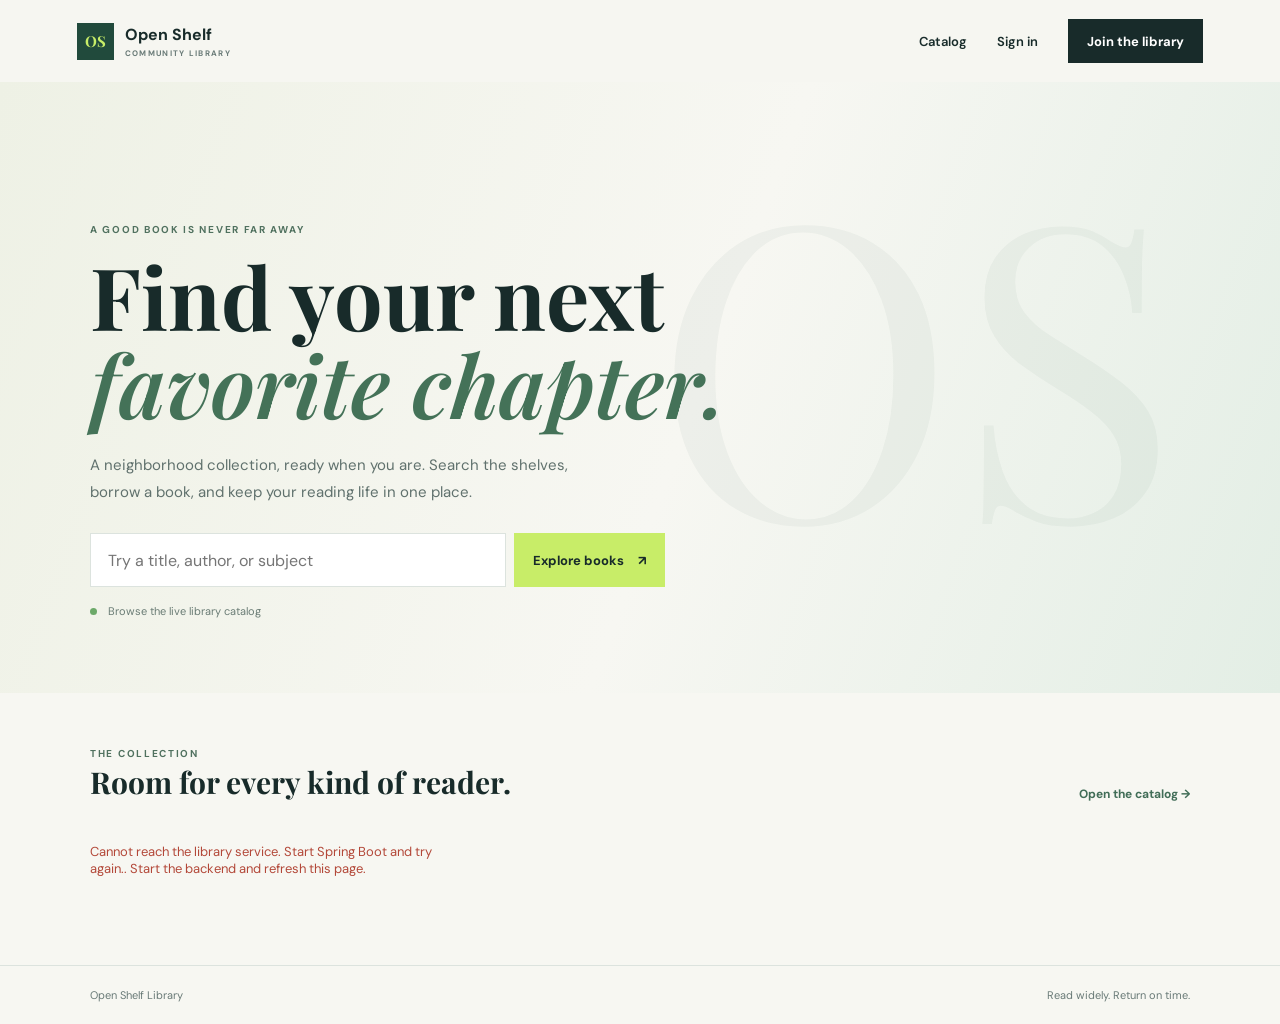
<file: index.html>
<!doctype html>
<html lang="en">
<head><meta charset="utf-8"><meta name="viewport" content="width=device-width, initial-scale=1"><title>Open Shelf | Library</title><link rel="stylesheet" href="css/style.css"></head>
<body class="public-page">
  <header class="site-header"><a class="brand" href="index.html"><span class="brand-mark">OS</span><span>Open Shelf<small>COMMUNITY LIBRARY</small></span></a><nav><a href="books.html">Catalog</a><a href="login.html">Sign in</a><a class="button button-dark" href="register.html">Join the library</a></nav></header>
  <main>
    <section class="hero"><p class="eyebrow">A GOOD BOOK IS NEVER FAR AWAY</p><h1>Find your next<br><em>favorite chapter.</em></h1><p class="hero-copy">A neighborhood collection, ready when you are. Search the shelves, borrow a book, and keep your reading life in one place.</p><form id="hero-search" class="search-form"><label class="sr-only" for="hero-keyword">Search books</label><input id="hero-keyword" placeholder="Try a title, author, or subject"><button class="button button-accent" type="submit">Explore books <span aria-hidden="true">↗</span></button></form><div class="hero-note"><span class="live-dot"></span> Browse the live library catalog</div></section>
    <section class="home-band"><div><span class="eyebrow">THE COLLECTION</span><h2>Room for every kind of reader.</h2></div><a class="text-link" href="books.html">Open the catalog <span aria-hidden="true">→</span></a></section>
    <section id="featured-books" class="book-grid home-books" aria-live="polite"><p class="muted">Loading the collection...</p></section>
  </main>
  <footer class="site-footer"><span>Open Shelf Library</span><span>Read widely. Return on time.</span></footer>
  <script src="js/api.js"></script><script>
    document.querySelector('#hero-search').addEventListener('submit', event => { event.preventDefault(); location.href = `books.html?q=${encodeURIComponent(document.querySelector('#hero-keyword').value)}`; });
    LibraryApi.request('/books').then(books => { document.querySelector('#featured-books').innerHTML = books.slice(0, 3).map(book => `<article class="book-tile"><span class="book-category">${LibraryApi.escape(book.category)}</span><h3>${LibraryApi.escape(book.title)}</h3><p>by ${LibraryApi.escape(book.author)}</p><span class="availability">${book.availableQuantity} available</span></article>`).join('') || '<p class="muted">The library is ready for its first titles.</p>'; }).catch(error => { document.querySelector('#featured-books').innerHTML = `<p class="error-text">${LibraryApi.escape(error.message)}. Start the backend and refresh this page.</p>`; });
  </script>
</body>
</html>
</file>
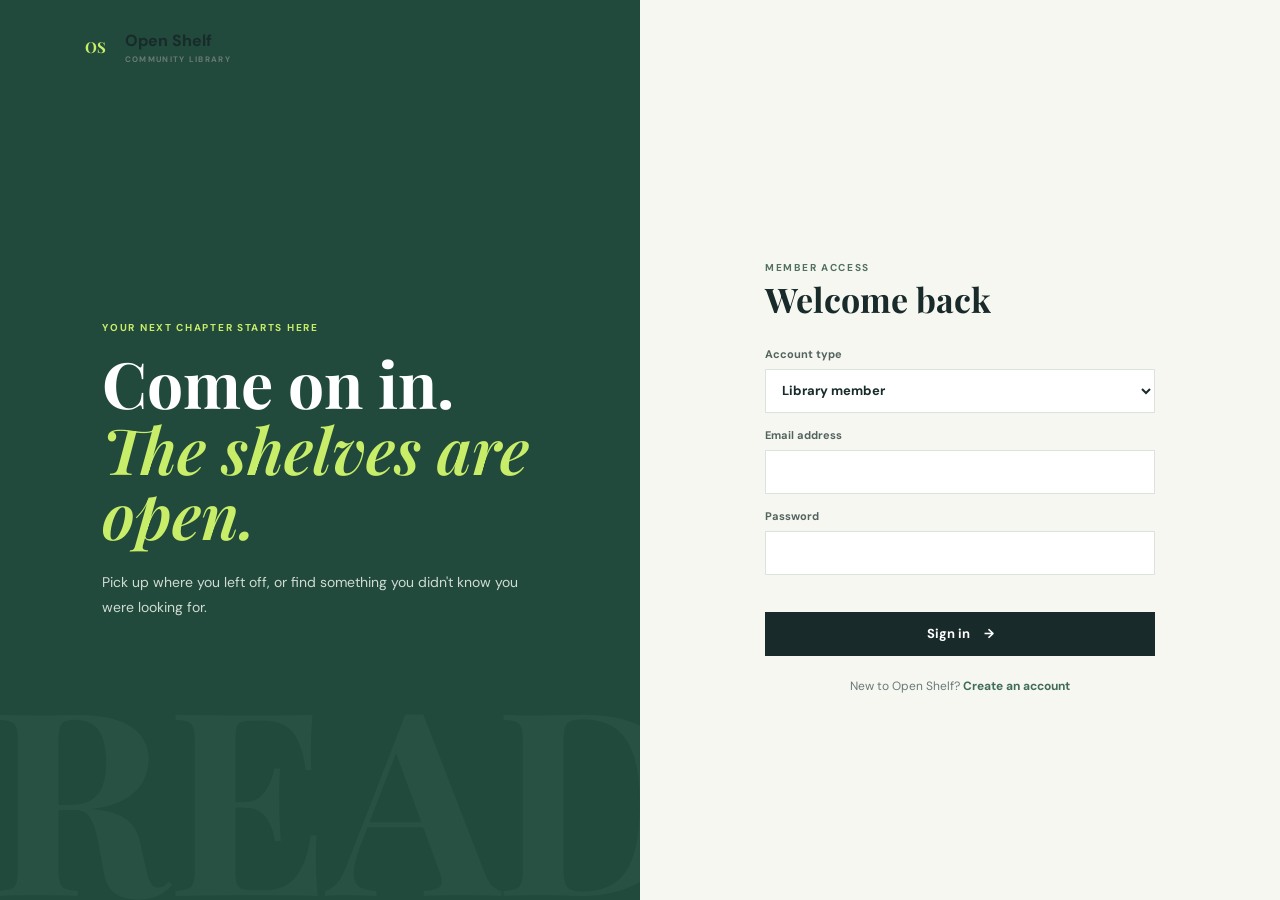
<file: add-book.html>
<!doctype html>
<html lang="en"><head><meta charset="utf-8"><meta name="viewport" content="width=device-width, initial-scale=1"><title>Add a book | Open Shelf</title><link rel="stylesheet" href="css/style.css"></head><body class="app-page"><header class="app-header"><a class="brand" href="admin-dashboard.html"><span class="brand-mark">OS</span><span>Open Shelf<small>LIBRARY DESK</small></span></a><nav><a href="admin-dashboard.html">Overview</a><a class="active" href="books.html">Books</a><a href="transactions.html">Transactions</a><button class="nav-user" id="sign-out">Sign out ↗</button></nav></header><main class="app-main narrow-main"><p class="eyebrow">LIBRARY DESK / CATALOG</p><h1>Add a title.</h1><p class="muted">Enter the book details. The available copy count starts at the quantity you add.</p><form id="book-form" class="data-form"><label>Title<input name="title" required maxlength="180"></label><label>Author<input name="author" required maxlength="140"></label><div class="form-row"><label>Category<input name="category" required maxlength="100" placeholder="Fiction, history..."></label><label>ISBN<input name="isbn" required maxlength="30"></label></div><div class="form-row"><label>Publisher<input name="publisher" maxlength="140"></label><label>Publication year<input name="publicationYear" type="number" min="1400" max="2100"></label></div><label>Copies in collection<input name="quantity" type="number" min="1" max="10000" value="1" required></label><p class="form-message" role="alert"></p><div class="form-actions"><a class="button button-quiet" href="books.html">Cancel</a><button class="button button-dark" type="submit">Save book <span aria-hidden="true">→</span></button></div></form></main><script src="js/api.js"></script><script src="js/books-form.js"></script></body></html>
</file>
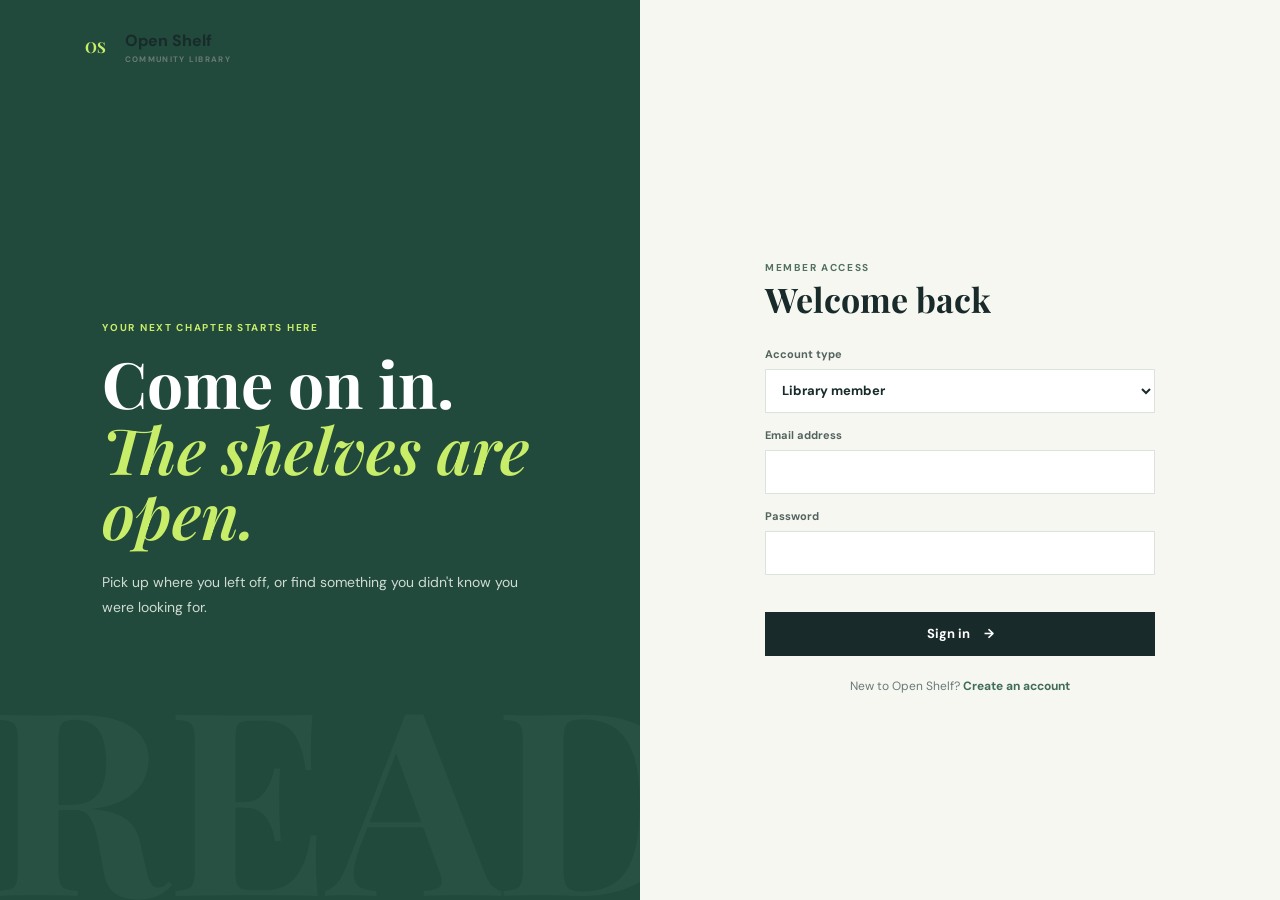
<file: admin-dashboard.html>
<!doctype html>
<html lang="en"><head><meta charset="utf-8"><meta name="viewport" content="width=device-width, initial-scale=1"><title>Library desk | Open Shelf</title><link rel="stylesheet" href="css/style.css"></head><body class="app-page"><header class="app-header"><a class="brand" href="admin-dashboard.html"><span class="brand-mark">OS</span><span>Open Shelf<small>LIBRARY DESK</small></span></a><nav><a class="active" href="admin-dashboard.html">Overview</a><a href="books.html">Books</a><a href="transactions.html">Transactions</a><button class="nav-user" id="sign-out">Sign out ↗</button></nav></header><main class="app-main"><div class="page-heading"><div><p class="eyebrow">ADMINISTRATOR / OVERVIEW</p><h1>Good work starts here.</h1><p class="muted">A live view of the library, its members, and the books moving through it.</p></div><a class="button button-accent" href="add-book.html">＋ Add a book</a></div><section class="metric-grid"><article class="metric"><span>Total titles</span><strong id="total-books">—</strong><small>Distinct books in the catalog</small></article><article class="metric metric-green"><span>Copies available</span><strong id="available-books">—</strong><small>Ready to borrow now</small></article><article class="metric metric-coral"><span>On loan</span><strong id="issued-books">—</strong><small>Currently with members</small></article><article class="metric"><span>Members</span><strong id="total-members">—</strong><small>Registered library accounts</small></article></section><section class="split-content"><div class="section-block"><div class="section-title"><div><p class="eyebrow">PEOPLE</p><h2>Library members</h2></div></div><div class="table-wrap"><table><thead><tr><th>Name</th><th>Email</th><th>Phone</th></tr></thead><tbody id="member-rows"><tr><td colspan="3">Loading members...</td></tr></tbody></table></div></div><div class="section-block"><div class="section-title"><div><p class="eyebrow">MOVEMENT</p><h2>Recent activity</h2></div><a href="transactions.html" class="text-link">All transactions →</a></div><div id="recent-transactions" class="activity-list"><p class="muted">Loading activity...</p></div></div></section><p class="form-message page-message" role="status"></p></main><script src="js/api.js"></script><script src="js/admin.js"></script></body></html>
</file>
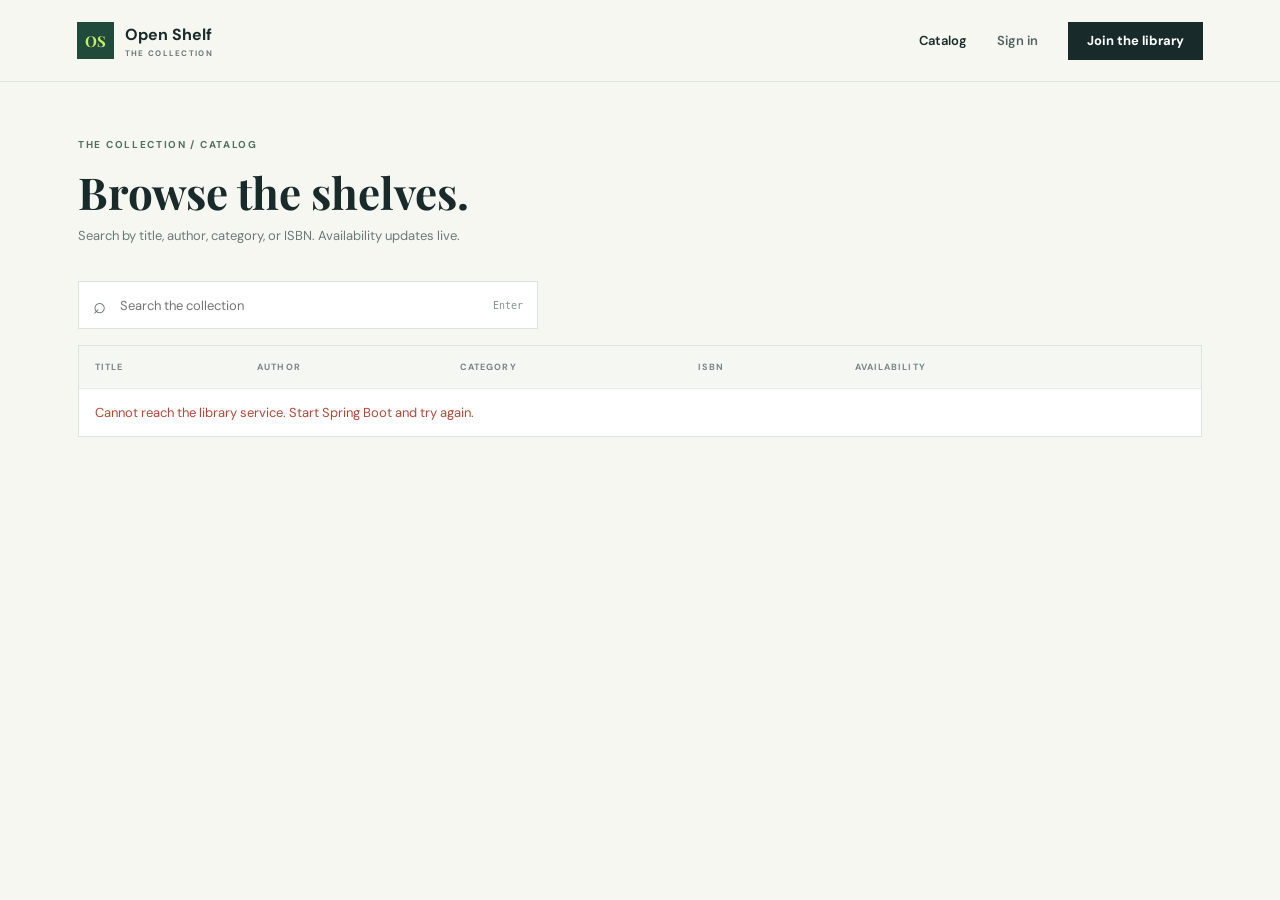
<file: books.html>
<!doctype html>
<html lang="en"><head><meta charset="utf-8"><meta name="viewport" content="width=device-width, initial-scale=1"><title>Book catalog | Open Shelf</title><link rel="stylesheet" href="css/style.css"></head><body class="app-page"><header class="app-header"><a class="brand" href="index.html"><span class="brand-mark">OS</span><span>Open Shelf<small>THE COLLECTION</small></span></a><nav id="app-nav"><a class="active" href="books.html">Catalog</a><a href="login.html">Sign in</a><a class="button button-dark nav-join" href="register.html">Join the library</a></nav></header><main class="app-main"><div class="page-heading"><div><p class="eyebrow">THE COLLECTION / CATALOG</p><h1>Browse the shelves.</h1><p class="muted">Search by title, author, category, or ISBN. Availability updates live.</p></div><a id="add-book-link" class="button button-accent hidden" href="add-book.html">＋ Add a book</a></div><div class="catalog-tools"><label class="search-box"><span aria-hidden="true">⌕</span><input id="book-search" type="search" placeholder="Search the collection" autocomplete="off"><kbd>Enter</kbd></label><span id="book-count" class="muted"></span></div><div class="table-wrap catalog-table"><table><thead><tr><th>Title</th><th>Author</th><th>Category</th><th>ISBN</th><th>Availability</th><th></th></tr></thead><tbody id="book-rows"><tr><td colspan="6">Loading the collection...</td></tr></tbody></table></div><p id="catalog-message" class="form-message page-message" role="status"></p></main><script src="js/api.js"></script><script src="js/books.js"></script></body></html>
</file>
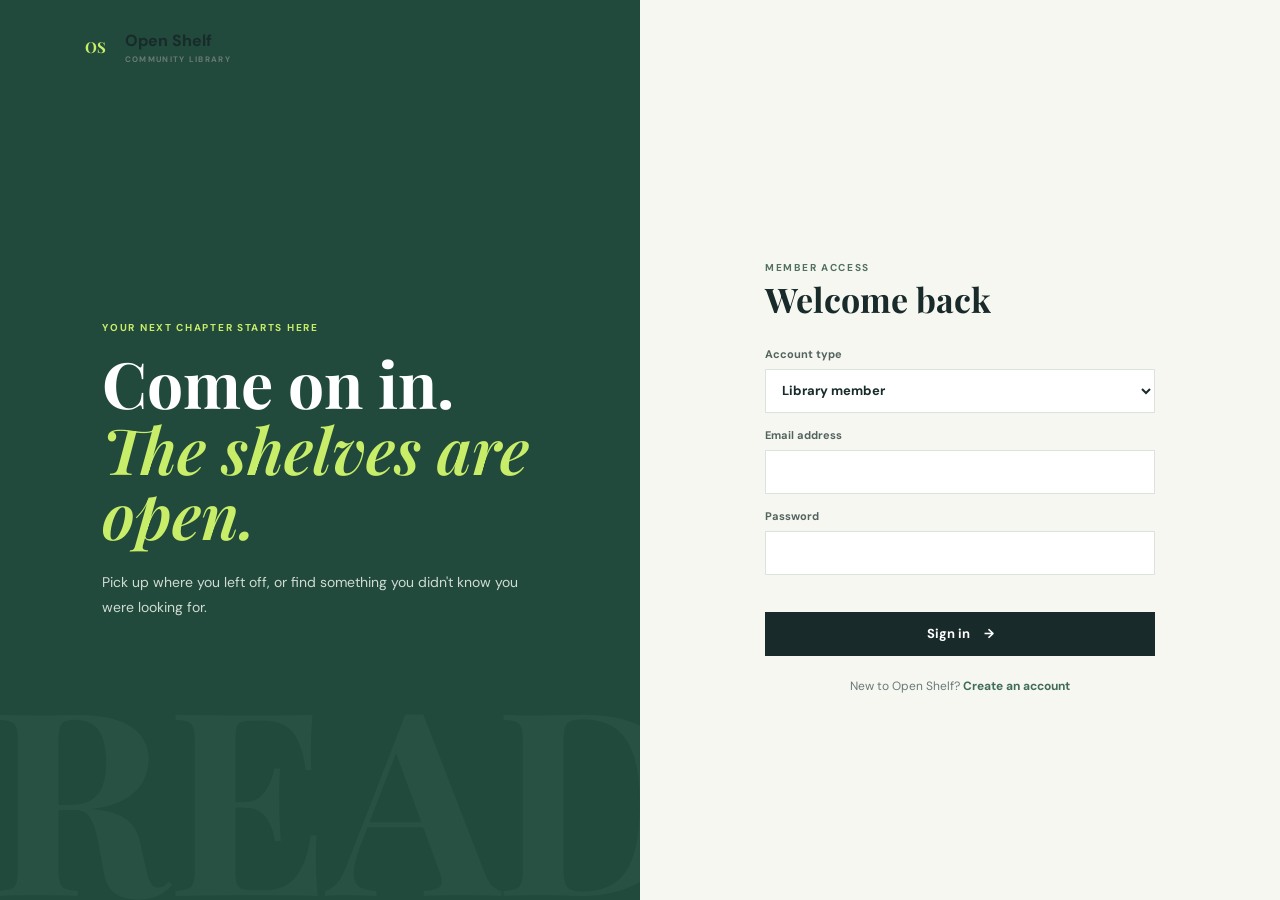
<file: edit-book.html>
<!doctype html>
<html lang="en"><head><meta charset="utf-8"><meta name="viewport" content="width=device-width, initial-scale=1"><title>Edit a book | Open Shelf</title><link rel="stylesheet" href="css/style.css"></head><body class="app-page"><header class="app-header"><a class="brand" href="admin-dashboard.html"><span class="brand-mark">OS</span><span>Open Shelf<small>LIBRARY DESK</small></span></a><nav><a href="admin-dashboard.html">Overview</a><a class="active" href="books.html">Books</a><a href="transactions.html">Transactions</a><button class="nav-user" id="sign-out">Sign out ↗</button></nav></header><main class="app-main narrow-main"><p class="eyebrow">LIBRARY DESK / CATALOG</p><h1>Update a title.</h1><p class="muted">Issued copies are kept in the collection total and remain unavailable.</p><form id="book-form" class="data-form"><label>Title<input name="title" required maxlength="180"></label><label>Author<input name="author" required maxlength="140"></label><div class="form-row"><label>Category<input name="category" required maxlength="100"></label><label>ISBN<input name="isbn" required maxlength="30"></label></div><div class="form-row"><label>Publisher<input name="publisher" maxlength="140"></label><label>Publication year<input name="publicationYear" type="number" min="1400" max="2100"></label></div><label>Total copies<input name="quantity" type="number" min="1" max="10000" required></label><p id="availability-hint" class="muted"></p><p class="form-message" role="alert"></p><div class="form-actions"><a class="button button-quiet" href="books.html">Cancel</a><button class="button button-dark" type="submit">Save changes <span aria-hidden="true">→</span></button></div></form></main><script src="js/api.js"></script><script src="js/books-form.js"></script></body></html>
</file>
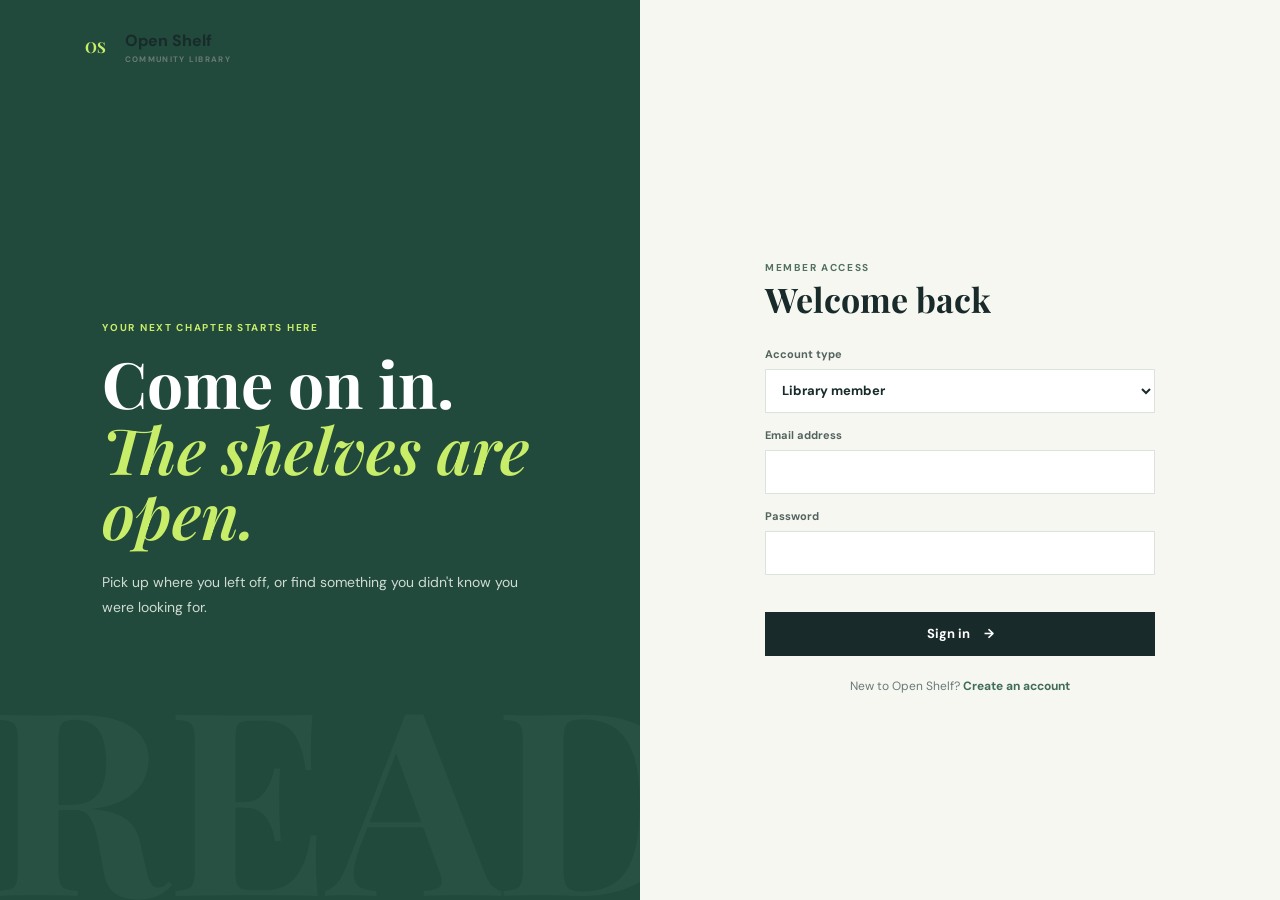
<file: login.html>
<!doctype html>
<html lang="en"><head><meta charset="utf-8"><meta name="viewport" content="width=device-width, initial-scale=1"><title>Sign in | Open Shelf</title><link rel="stylesheet" href="css/style.css"></head>
<body class="auth-page"><a class="brand auth-brand" href="index.html"><span class="brand-mark">OS</span><span>Open Shelf<small>COMMUNITY LIBRARY</small></span></a><main class="auth-layout"><section class="auth-art"><p class="eyebrow">YOUR NEXT CHAPTER STARTS HERE</p><h1>Come on in.<br><em>The shelves are open.</em></h1><p>Pick up where you left off, or find something you didn't know you were looking for.</p></section><section class="auth-form-wrap"><form id="login-form" class="form-panel"><span class="eyebrow">MEMBER ACCESS</span><h2>Welcome back</h2><label>Account type<select name="role"><option value="MEMBER">Library member</option><option value="ADMIN">Administrator</option></select></label><label id="username-label">Email address<input name="username" type="email" autocomplete="username" required></label><label>Password<input name="password" type="password" autocomplete="current-password" required></label><p class="form-message" role="alert"></p><button class="button button-dark full-width" type="submit">Sign in <span aria-hidden="true">→</span></button><p class="form-foot">New to Open Shelf? <a href="register.html">Create an account</a></p></form></section></main><script src="js/api.js"></script><script src="js/login.js"></script></body></html>
</file>
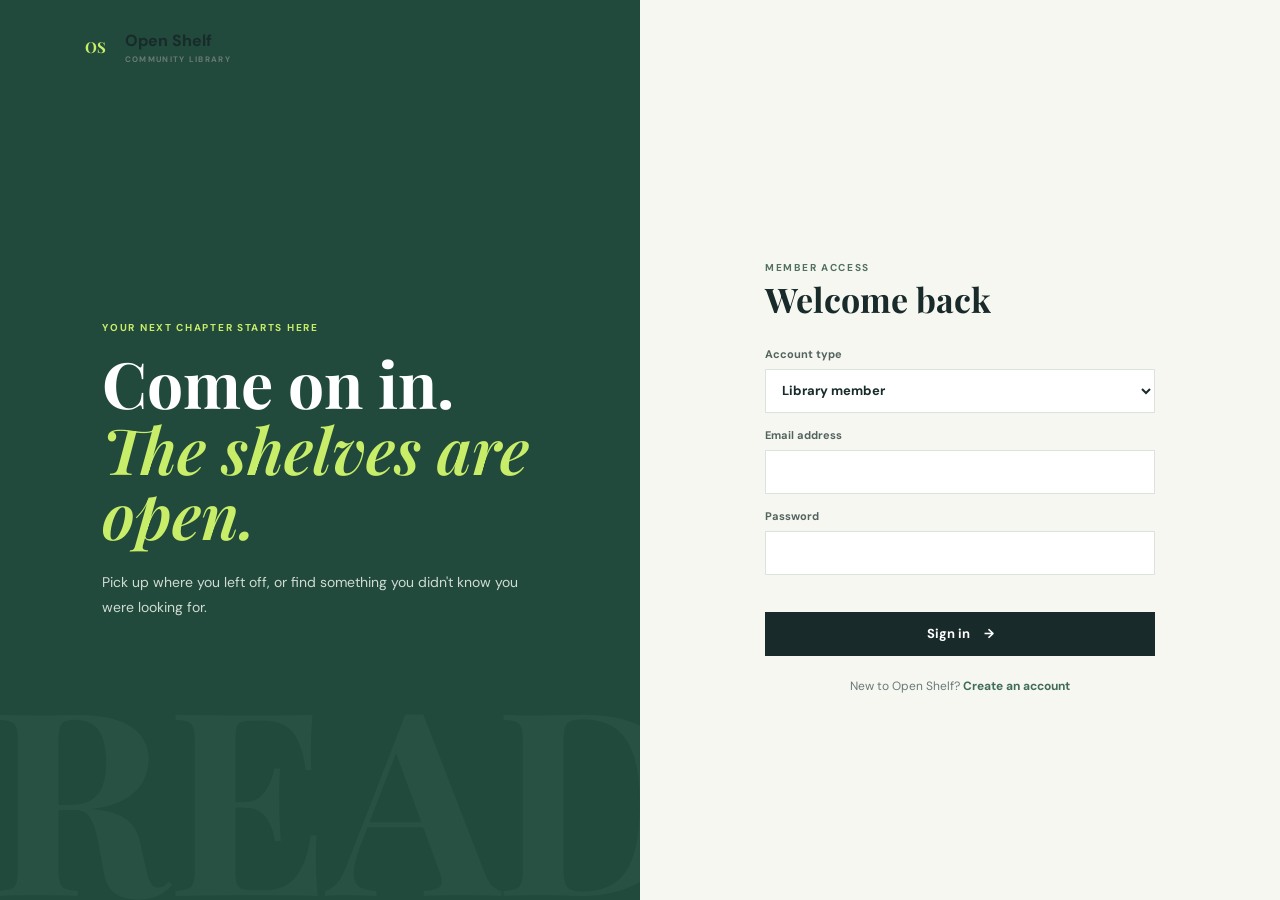
<file: member-dashboard.html>
<!doctype html>
<html lang="en"><head><meta charset="utf-8"><meta name="viewport" content="width=device-width, initial-scale=1"><title>Your reading room | Open Shelf</title><link rel="stylesheet" href="css/style.css"></head><body class="app-page"><header class="app-header"><a class="brand" href="member-dashboard.html"><span class="brand-mark">OS</span><span>Open Shelf<small>YOUR READING ROOM</small></span></a><nav><a class="active" href="member-dashboard.html">My books</a><a href="books.html">Browse catalog</a><a href="transactions.html">History</a><button class="nav-user" id="sign-out">Sign out ↗</button></nav></header><main class="app-main"><div class="page-heading"><div><p class="eyebrow">MEMBER / READING ROOM</p><h1 id="member-greeting">Welcome back.</h1><p class="muted">Your borrowed books and what's waiting on the shelves.</p></div><a class="button button-accent" href="books.html">Find a book <span aria-hidden="true">↗</span></a></div><section class="metric-grid metric-grid-three"><article class="metric"><span>Books on loan</span><strong id="my-issued-count">—</strong><small>Currently in your care</small></article><article class="metric metric-coral"><span>Due soon</span><strong id="my-due-count">—</strong><small>Due within three days or overdue</small></article><article class="metric metric-green"><span>Returned</span><strong id="my-returned-count">—</strong><small>Books you've brought back</small></article></section><section class="section-block"><div class="section-title"><div><p class="eyebrow">ON YOUR SHELF</p><h2>Currently borrowed</h2></div></div><div class="table-wrap"><table><thead><tr><th>Book</th><th>Borrowed</th><th>Due date</th><th></th></tr></thead><tbody id="my-book-rows"><tr><td colspan="4">Loading your loans...</td></tr></tbody></table></div><p class="form-message page-message" role="status"></p></section><section class="section-block"><div class="section-title"><div><p class="eyebrow">NEXT READ</p><h2>Available now</h2></div><a class="text-link" href="books.html">Full catalog →</a></div><div id="member-available" class="compact-books"></div></section></main><script src="js/api.js"></script><script src="js/member.js"></script></body></html>
</file>
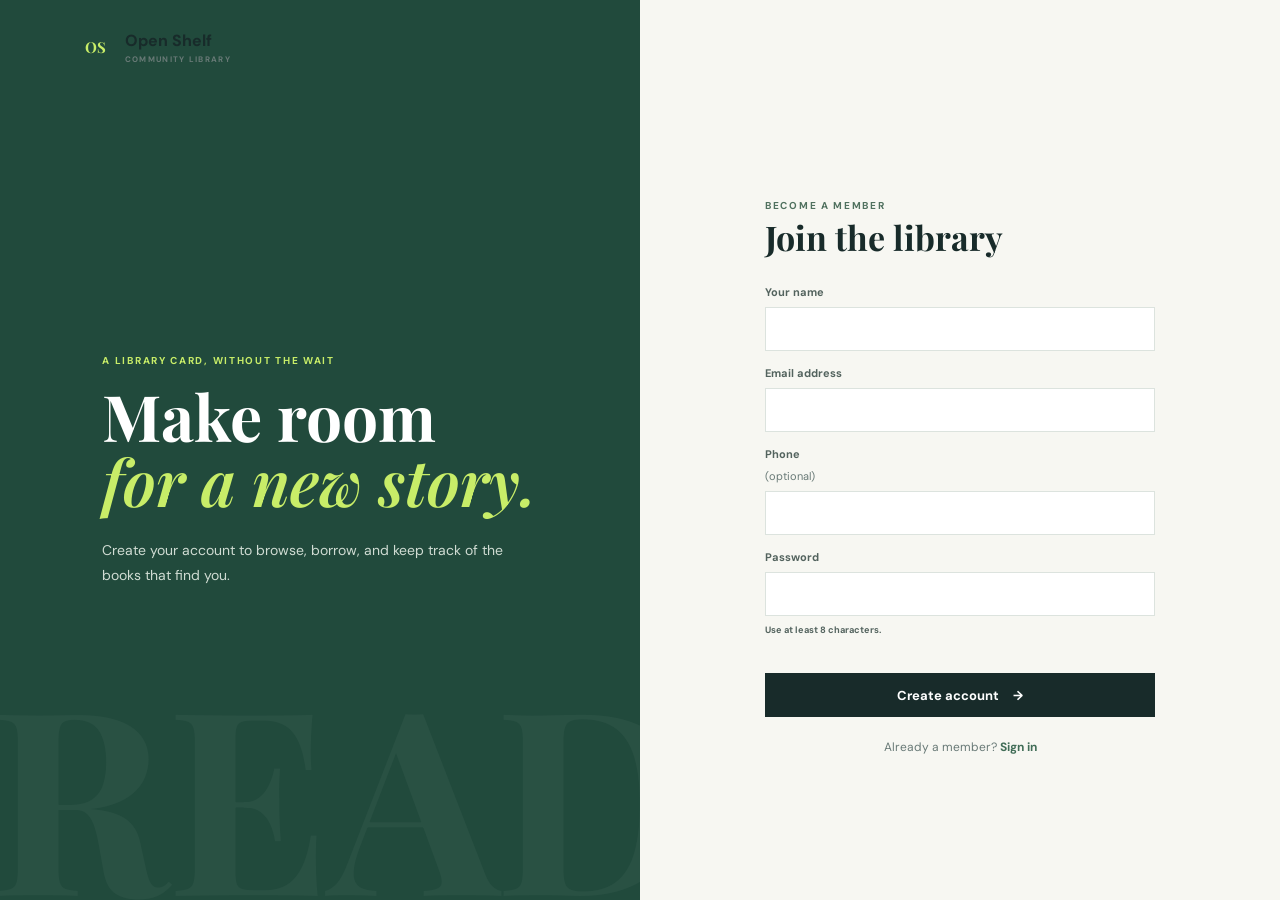
<file: register.html>
<!doctype html>
<html lang="en"><head><meta charset="utf-8"><meta name="viewport" content="width=device-width, initial-scale=1"><title>Join Open Shelf</title><link rel="stylesheet" href="css/style.css"></head>
<body class="auth-page"><a class="brand auth-brand" href="index.html"><span class="brand-mark">OS</span><span>Open Shelf<small>COMMUNITY LIBRARY</small></span></a><main class="auth-layout"><section class="auth-art"><p class="eyebrow">A LIBRARY CARD, WITHOUT THE WAIT</p><h1>Make room<br><em>for a new story.</em></h1><p>Create your account to browse, borrow, and keep track of the books that find you.</p></section><section class="auth-form-wrap"><form id="register-form" class="form-panel"><span class="eyebrow">BECOME A MEMBER</span><h2>Join the library</h2><label>Your name<input name="name" autocomplete="name" required maxlength="120"></label><label>Email address<input name="email" type="email" autocomplete="email" required></label><label>Phone <span class="optional">(optional)</span><input name="phone" type="tel" autocomplete="tel"></label><label>Password<input name="password" type="password" autocomplete="new-password" minlength="8" required><small>Use at least 8 characters.</small></label><p class="form-message" role="alert"></p><button class="button button-dark full-width" type="submit">Create account <span aria-hidden="true">→</span></button><p class="form-foot">Already a member? <a href="login.html">Sign in</a></p></form></section></main><script src="js/api.js"></script><script src="js/register.js"></script></body></html>
</file>
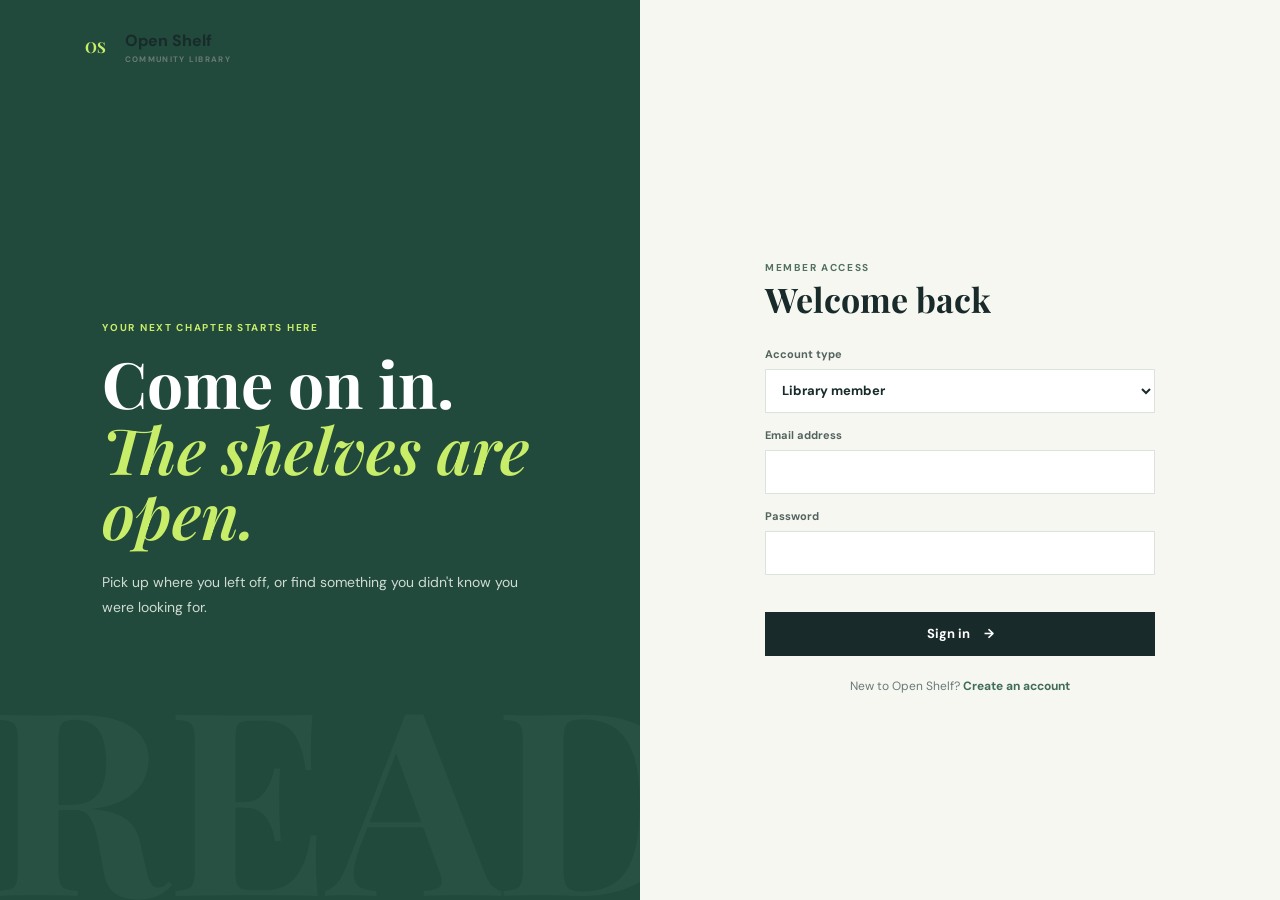
<file: transactions.html>
<!doctype html>
<html lang="en"><head><meta charset="utf-8"><meta name="viewport" content="width=device-width, initial-scale=1"><title>Transactions | Open Shelf</title><link rel="stylesheet" href="css/style.css"></head><body class="app-page"><header class="app-header"><a class="brand" href="index.html"><span class="brand-mark">OS</span><span>Open Shelf<small>LOAN HISTORY</small></span></a><nav id="app-nav"><a href="books.html">Books</a><a class="active" href="transactions.html">Transactions</a><button class="nav-user" id="sign-out">Sign out ↗</button></nav></header><main class="app-main"><div class="page-heading"><div><p class="eyebrow">LIBRARY / MOVEMENT</p><h1>Transaction history.</h1><p class="muted">A record of every book borrowed and returned.</p></div></div><div class="table-wrap"><table><thead><tr><th>Book</th><th id="member-heading">Member</th><th>Issue date</th><th>Due date</th><th>Returned</th><th>Status</th><th></th></tr></thead><tbody id="transaction-rows"><tr><td colspan="7">Loading transactions...</td></tr></tbody></table></div><p class="form-message page-message" role="status"></p></main><script src="js/api.js"></script><script src="js/transactions.js"></script></body></html>
</file>
<file: css/style.css>
@import url('https://fonts.googleapis.com/css2?family=DM+Sans:wght@400;500;600;700&family=Playfair+Display:ital,wght@0,600;0,700;1,600;1,700&display=swap');
:root{--ink:#182b2a;--muted:#697a77;--paper:#f7f7f2;--white:#fff;--line:#dce3de;--green:#c8ed68;--deep-green:#214a3c;--coral:#ef826d;--soft-green:#e9f2df;--shadow:0 16px 48px rgba(22,48,39,.08);font-family:'DM Sans',sans-serif;color:var(--ink);background:var(--paper);font-synthesis:none}*{box-sizing:border-box}body{margin:0;min-height:100vh}a{color:inherit;text-decoration:none}button,input,select{font:inherit}button,a{ -webkit-tap-highlight-color:transparent}.site-header,.app-header{height:82px;padding:0 clamp(20px,6vw,88px);display:flex;align-items:center;justify-content:space-between;border-bottom:1px solid var(--line);background:rgba(247,247,242,.94)}.site-header{border:0}.site-header nav,.app-header nav{display:flex;align-items:center;gap:30px;font-size:13px;font-weight:600}.app-header{position:sticky;top:0;z-index:2;background:rgba(247,247,242,.96);backdrop-filter:blur(12px)}.app-header nav a:not(.button){color:#536460}.app-header nav a.active{color:var(--ink)}.brand{display:inline-flex;align-items:center;gap:11px;font-weight:700;font-size:16px;letter-spacing:0}.brand small{display:block;margin-top:3px;font-size:8px;letter-spacing:1.3px;color:var(--muted)}.brand-mark{display:grid;place-items:center;width:37px;height:37px;background:var(--deep-green);color:var(--green);font-family:'Playfair Display',serif;font-size:15px}.button{display:inline-flex;align-items:center;justify-content:center;gap:14px;min-height:44px;padding:0 19px;border:0;font-size:13px;font-weight:700;cursor:pointer;transition:transform .18s,background .18s}.button:hover{transform:translateY(-2px)}.button-dark{background:var(--ink);color:#fff}.button-accent{background:var(--green);color:var(--ink)}.button-quiet{background:transparent;border:1px solid var(--line)}.nav-user{border:0;background:transparent;color:var(--muted);font-size:12px;font-weight:600;cursor:pointer}.public-page{background:var(--paper)}.hero{padding:clamp(74px,11vw,145px) max(24px,calc((100% - 1100px)/2)) 75px;background:linear-gradient(110deg,#eef1e5 0%,#f7f7f2 54%,#e3eee5 100%);position:relative;overflow:hidden}.hero:after{content:'OS';position:absolute;right:8%;top:65px;font-family:'Playfair Display',serif;font-size:clamp(200px,32vw,420px);line-height:1;color:rgba(33,74,60,.045);pointer-events:none}.eyebrow{font-size:10px;font-weight:700;letter-spacing:1.7px;color:#50715f;margin:0 0 16px}.hero h1,.auth-art h1{font-family:'Playfair Display',Georgia,serif;font-size:clamp(48px,7vw,86px);line-height:1.02;letter-spacing:0;margin:0;position:relative;z-index:1}.hero h1 em,.auth-art h1 em{color:#447258;font-weight:600}.hero-copy{max-width:510px;color:#60716d;line-height:1.8;font-size:15px;margin:25px 0 27px;position:relative;z-index:1}.search-form{display:flex;gap:8px;max-width:575px;position:relative;z-index:1}.search-form input{height:54px;flex:1;min-width:0;border:1px solid var(--line);padding:0 17px;background:#fff;outline:none}.search-form input:focus,.data-form input:focus,.form-panel input:focus,.form-panel select:focus{border-color:#537d63;box-shadow:0 0 0 3px rgba(83,125,99,.12)}.hero-note{margin-top:17px;font-size:11px;color:#6a7c75}.live-dot{display:inline-block;width:7px;height:7px;border-radius:50%;background:#6ca969;margin-right:8px}.home-band{max-width:1100px;padding:48px 0 28px;margin:auto;display:flex;align-items:end;justify-content:space-between}.home-band h2,.section-title h2{font-family:'Playfair Display',Georgia,serif;font-size:30px;letter-spacing:0;margin:0}.text-link{font-size:12px;font-weight:700;color:#416d57}.book-grid{display:grid;grid-template-columns:repeat(3,1fr);gap:14px}.home-books{max-width:1100px;margin:0 auto 75px}.book-tile{padding:25px;background:#fff;border:1px solid var(--line);min-height:185px;display:flex;flex-direction:column;align-items:flex-start}.book-category{font-size:9px;text-transform:uppercase;letter-spacing:1.5px;color:#608066;font-weight:700}.book-tile h3{font-family:'Playfair Display',Georgia,serif;font-size:23px;margin:15px 0 5px;letter-spacing:0}.book-tile p{margin:0;color:var(--muted);font-size:13px}.availability{margin-top:auto;padding-top:20px;font-size:11px;color:#526a5d}.site-footer{display:flex;justify-content:space-between;border-top:1px solid var(--line);padding:22px max(24px,calc((100% - 1100px)/2));font-size:11px;color:var(--muted)}.app-page{background:var(--paper)}.app-main{max-width:1180px;margin:0 auto;padding:56px 28px 80px}.page-heading{display:flex;justify-content:space-between;align-items:end;gap:24px;margin-bottom:34px}.page-heading h1,.narrow-main h1{font-family:'Playfair Display',Georgia,serif;font-size:44px;letter-spacing:0;line-height:1.12;margin:0 0 9px}.muted{color:var(--muted);font-size:13px;line-height:1.7;margin:0}.metric-grid{display:grid;grid-template-columns:repeat(4,1fr);gap:12px;margin-bottom:46px}.metric{min-height:150px;padding:22px 23px;background:#fff;border:1px solid var(--line);border-top:3px solid var(--deep-green);display:flex;flex-direction:column}.metric-green{border-top-color:#93c457}.metric-coral{border-top-color:var(--coral)}.metric>span{font-size:12px;color:#5e706b}.metric strong{font-family:'Playfair Display',Georgia,serif;font-size:38px;margin:10px 0 2px;letter-spacing:0}.metric small{font-size:10px;color:#84918c}.split-content{display:grid;grid-template-columns:1.1fr .9fr;gap:36px}.section-block{margin:0 0 42px}.section-title{display:flex;align-items:end;justify-content:space-between;margin-bottom:16px}.section-title .eyebrow{margin-bottom:7px}.section-title h2{font-size:27px}.table-wrap{width:100%;overflow:auto;background:#fff;border:1px solid var(--line)}table{border-collapse:collapse;width:100%;font-size:12px;text-align:left}th{font-size:9px;text-transform:uppercase;letter-spacing:1.1px;color:#788782;background:#f5f7f2}th,td{padding:15px 16px;border-bottom:1px solid #e9ede8;white-space:nowrap}td{color:#465752}tbody tr:last-child td{border-bottom:0}td strong{color:var(--ink)}.table-actions{display:flex;gap:12px;justify-content:flex-end}.table-action{border:0;background:transparent;color:#416d57;font-size:11px;font-weight:700;cursor:pointer;padding:4px}.table-action.danger{color:#bd5948}.pill{display:inline-block;padding:5px 8px;background:var(--soft-green);font-size:9px;font-weight:700;color:#41614b}.pill.issued{background:#fff0e8;color:#a4523d}.activity-list{border-top:1px solid var(--line)}.activity-item{display:flex;align-items:center;justify-content:space-between;gap:14px;padding:14px 2px;border-bottom:1px solid var(--line);font-size:12px}.activity-item strong{display:block;margin-bottom:4px}.activity-item small{font-size:10px;color:var(--muted)}.metric-grid-three{grid-template-columns:repeat(3,1fr)}.catalog-tools{display:flex;align-items:center;justify-content:space-between;gap:16px;margin-bottom:16px}.search-box{height:48px;display:flex;align-items:center;gap:12px;padding:0 14px;background:#fff;border:1px solid var(--line);width:min(100%,460px)}.search-box span{font-size:22px;color:#60756a}.search-box input{min-width:0;flex:1;border:0;outline:0;font-size:13px;background:transparent}.search-box kbd{font-size:10px;color:#87928e}.catalog-table td:first-child{min-width:180px;white-space:normal}.book-title-cell strong{display:block;font-family:'Playfair Display',Georgia,serif;font-size:15px}.book-title-cell small{font-size:10px;color:var(--muted)}.hidden{display:none!important}.nav-join{min-height:38px}.narrow-main{max-width:770px;padding-top:55px}.narrow-main>h1{margin-bottom:9px}.data-form{margin-top:32px;padding:28px;background:#fff;border:1px solid var(--line);display:grid;gap:18px}.data-form label,.form-panel label{display:grid;gap:8px;font-size:11px;font-weight:700;color:#53635e}.data-form input,.form-panel input,.form-panel select{height:44px;width:100%;border:1px solid var(--line);padding:0 12px;outline:0;background:#fff;color:var(--ink);font-size:13px}.form-row{display:grid;grid-template-columns:1fr 1fr;gap:16px}.form-message{min-height:18px;color:#b34839;font-size:12px;margin:0}.form-actions{display:flex;justify-content:flex-end;gap:10px;padding-top:5px}.optional,.data-form small{font-weight:400;color:var(--muted)}.auth-page{background:var(--paper)}.auth-brand{position:absolute;top:28px;left:clamp(22px,6vw,80px);z-index:2}.auth-layout{display:grid;grid-template-columns:1fr 1fr;min-height:100vh}.auth-art{background:var(--deep-green);color:#fff;padding:clamp(100px,14vh,170px) 8vw 70px;position:relative;overflow:hidden;display:flex;flex-direction:column;justify-content:center}.auth-art:after{content:'READ';position:absolute;left:-10px;bottom:-60px;font-family:'Playfair Display',serif;font-weight:700;font-size:clamp(120px,20vw,260px);color:rgba(255,255,255,.04);pointer-events:none}.auth-art .eyebrow{color:var(--green)}.auth-art h1{font-size:clamp(44px,5vw,68px)}.auth-art h1 em{color:var(--green)}.auth-art>p:last-child{max-width:430px;color:#d0dcd3;line-height:1.8;font-size:14px;margin-top:24px}.auth-form-wrap{display:grid;place-items:center;padding:110px 28px 50px}.form-panel{width:min(100%,390px)}.form-panel h2{font-family:'Playfair Display',Georgia,serif;font-size:34px;margin:0 0 25px;letter-spacing:0}.form-panel label{margin:15px 0}.form-panel .button{margin-top:4px}.full-width{width:100%}.form-foot{text-align:center;color:var(--muted);font-size:12px;margin-top:22px}.form-foot a{color:#416d57;font-weight:700}.sr-only{position:absolute;width:1px;height:1px;padding:0;margin:-1px;overflow:hidden;clip:rect(0,0,0,0);white-space:nowrap;border:0}.page-message{margin-top:13px}.error-text{color:#b34839;font-size:13px}.compact-books{display:grid;grid-template-columns:repeat(3,1fr);gap:12px}.compact-book{padding:18px;background:#fff;border:1px solid var(--line)}.compact-book strong{display:block;font-family:'Playfair Display',Georgia,serif;font-size:16px;margin-bottom:5px}.compact-book span{font-size:11px;color:var(--muted)}
@media(max-width:900px){.site-header,.app-header{padding:0 22px}.app-header nav{gap:15px}.app-main{padding:40px 22px 64px}.home-band,.home-books{margin-left:24px;margin-right:24px}.split-content{grid-template-columns:1fr}.auth-layout{grid-template-columns:.85fr 1.15fr}.auth-art{padding-left:7vw;padding-right:5vw}.metric-grid{grid-template-columns:repeat(2,1fr)}}
@media(max-width:620px){.site-header,.app-header{height:auto;min-height:72px;align-items:flex-start;padding-top:16px;padding-bottom:14px;gap:14px}.site-header nav,.app-header nav{gap:10px;flex-wrap:wrap;justify-content:flex-end;font-size:11px}.brand{font-size:14px}.brand-mark{width:33px;height:33px}.site-header nav .button{min-height:34px;padding:0 10px}.hero{padding:78px 23px 56px}.hero h1{font-size:52px}.search-form{flex-direction:column}.search-form .button{min-height:48px}.home-band{align-items:start;gap:15px;flex-direction:column;padding-top:38px}.home-band h2{font-size:26px}.book-grid{grid-template-columns:1fr}.home-books{margin-bottom:45px}.site-footer{padding:18px 23px;gap:18px;flex-wrap:wrap}.page-heading{align-items:flex-start;flex-direction:column}.page-heading h1,.narrow-main h1{font-size:37px}.metric-grid,.metric-grid-three{grid-template-columns:1fr 1fr;gap:8px}.metric{min-height:130px;padding:17px}.metric strong{font-size:33px}.app-header{align-items:center}.app-header nav{max-width:67%;gap:8px 13px}.nav-user{font-size:11px}.app-main{padding:36px 16px 55px}.catalog-tools{align-items:flex-start;flex-direction:column}.search-box{width:100%}.form-row{grid-template-columns:1fr;gap:18px}.data-form{padding:20px 16px}.auth-layout{display:block;padding-top:1px}.auth-art{display:none}.auth-brand{position:relative;top:auto;left:auto;margin:22px}.auth-form-wrap{padding:44px 24px}.form-panel{max-width:430px}.compact-books{grid-template-columns:1fr}.table-wrap table{min-width:640px}.split-content .table-wrap table{min-width:480px}}
</file>
